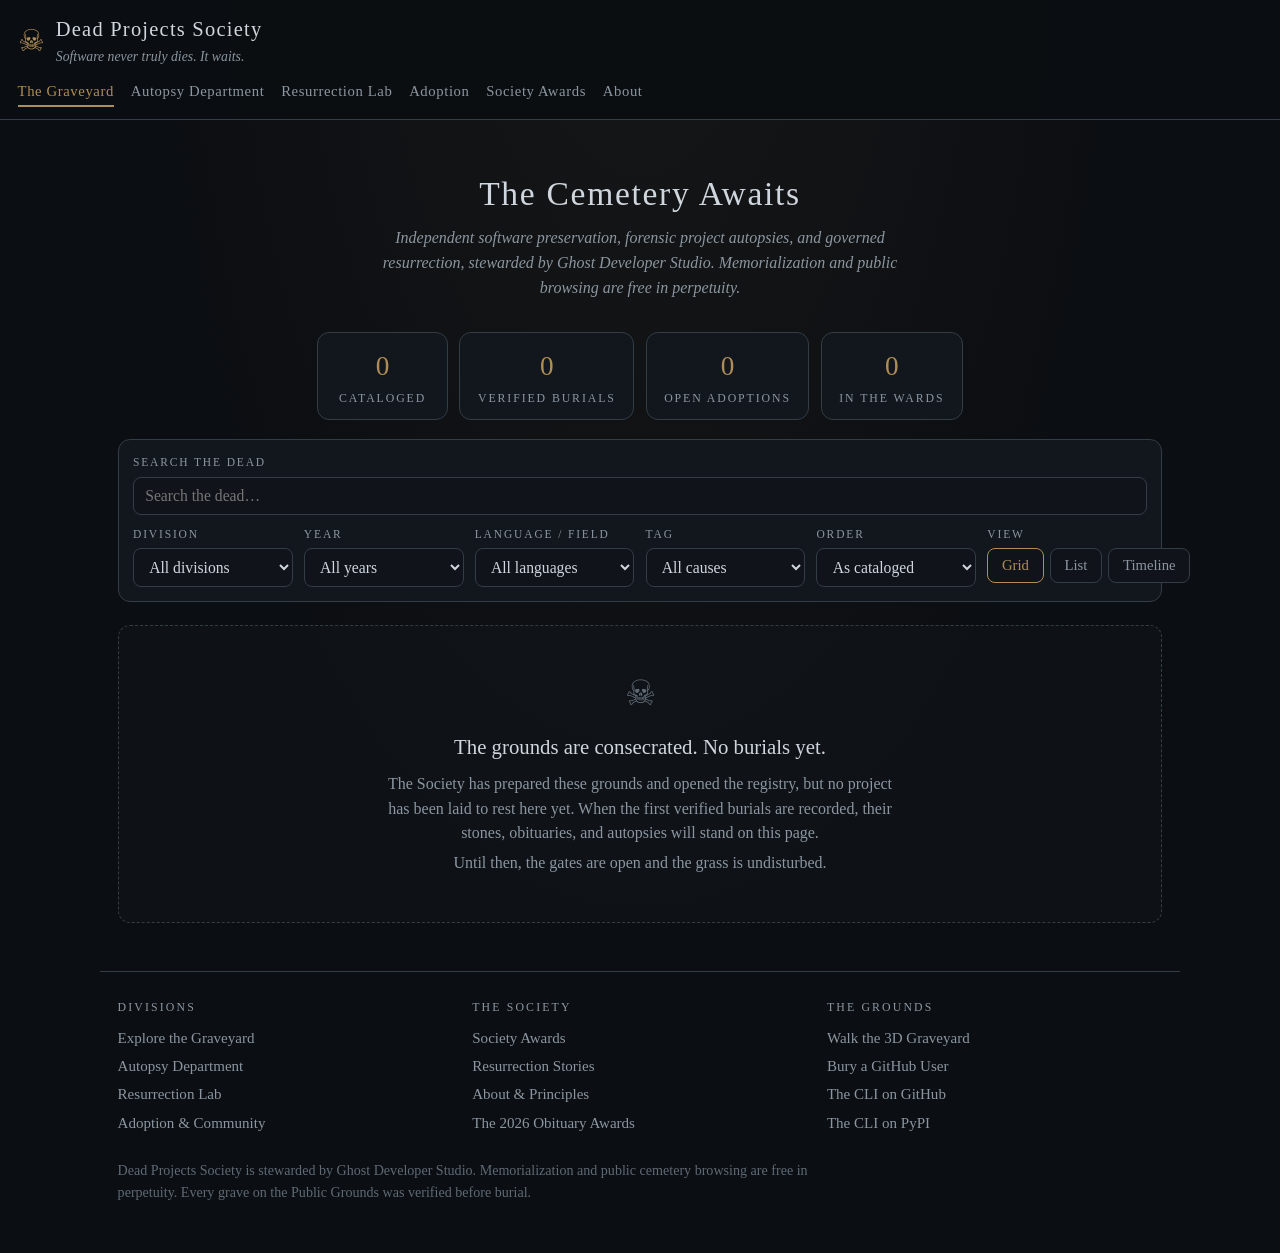
<file: site/index.html>
<!DOCTYPE html>
<html lang="en">
<head>
<meta charset="utf-8">
<meta name="viewport" content="width=device-width, initial-scale=1">
<title>Dead Projects Society — The Platform</title>
<meta name="description" content="Dead Projects Society: a cemetery for abandoned software. Memorials, forensic autopsies, adoptions and resurrections, stewarded by Ghost Developer Studio. Memorialization and public browsing are free in perpetuity.">
<meta property="og:title" content="Dead Projects Society">
<meta property="og:description" content="Software never truly dies. It waits. Walk the grounds, read the autopsies, adopt the dead.">
<meta property="og:type" content="website">
<meta property="og:url" content="https://littlestjames82-sys.github.io/dead-projects-society/">
<meta property="og:image" content="https://littlestjames82-sys.github.io/dead-projects-society/og.png">
<meta name="twitter:card" content="summary_large_image">
<meta name="twitter:image" content="https://littlestjames82-sys.github.io/dead-projects-society/og.png">
<link rel="icon" href="data:image/svg+xml,%3Csvg xmlns='http://www.w3.org/2000/svg' viewBox='0 0 100 100'%3E%3Cpath d='M20 95 V45 A30 30 0 0 1 80 45 V95 Z' fill='%236a737c'/%3E%3Ctext x='50' y='62' font-size='26' text-anchor='middle' fill='%23cfd6dd' font-family='Georgia'%3ERIP%3C/text%3E%3C/svg%3E">
<link rel="stylesheet" href="platform.css?v=1">
</head>
<body>
<header class="site-header">
  <a class="brand" href="#/">
    <span class="brand-mark" aria-hidden="true">&#9760;</span>
    <span class="brand-text">
      <span class="brand-name">Dead Projects Society</span>
      <span class="brand-tag">Software never truly dies. It waits.</span>
    </span>
  </a>
  <nav class="site-nav" aria-label="Society">
    <a href="#/" data-nav="home">The Graveyard</a>
    <a href="#/autopsy" data-nav="autopsy">Autopsy Department</a>
    <a href="#/lab" data-nav="lab">Resurrection Lab</a>
    <a href="#/adopt" data-nav="adopt">Adoption</a>
    <a href="#/awards" data-nav="awards">Society Awards</a>
    <a href="#/about" data-nav="about">About</a>
  </nav>
</header>

<main id="app" class="app" aria-live="polite">
  <p class="loading">Opening the gates&hellip;</p>
</main>

<footer class="site-footer">
  <div class="foot-cols">
    <div>
      <h4>Divisions</h4>
      <a href="#/">Explore the Graveyard</a>
      <a href="#/autopsy">Autopsy Department</a>
      <a href="#/lab">Resurrection Lab</a>
      <a href="#/adopt">Adoption &amp; Community</a>
    </div>
    <div>
      <h4>The Society</h4>
      <a href="#/awards">Society Awards</a>
      <a href="#/lab">Resurrection Stories</a>
      <a href="#/about">About &amp; Principles</a>
      <a href="awards.html">The 2026 Obituary Awards</a>
    </div>
    <div>
      <h4>The Grounds</h4>
      <a href="graveyard3d.html">Walk the 3D Graveyard</a>
      <a href="bury.html">Bury a GitHub User</a>
      <a href="https://github.com/littlestjames82-sys/dead-projects-society">The CLI on GitHub</a>
      <a href="https://pypi.org/project/dead-projects-society/">The CLI on PyPI</a>
    </div>
  </div>
  <p class="foot-note">Dead Projects Society is stewarded by Ghost Developer Studio.
  Memorialization and public cemetery browsing are free in perpetuity.
  Every grave on the Public Grounds was verified before burial.</p>
</footer>

<script src="platform.js?v=1"></script>
</body>
</html>
</file>
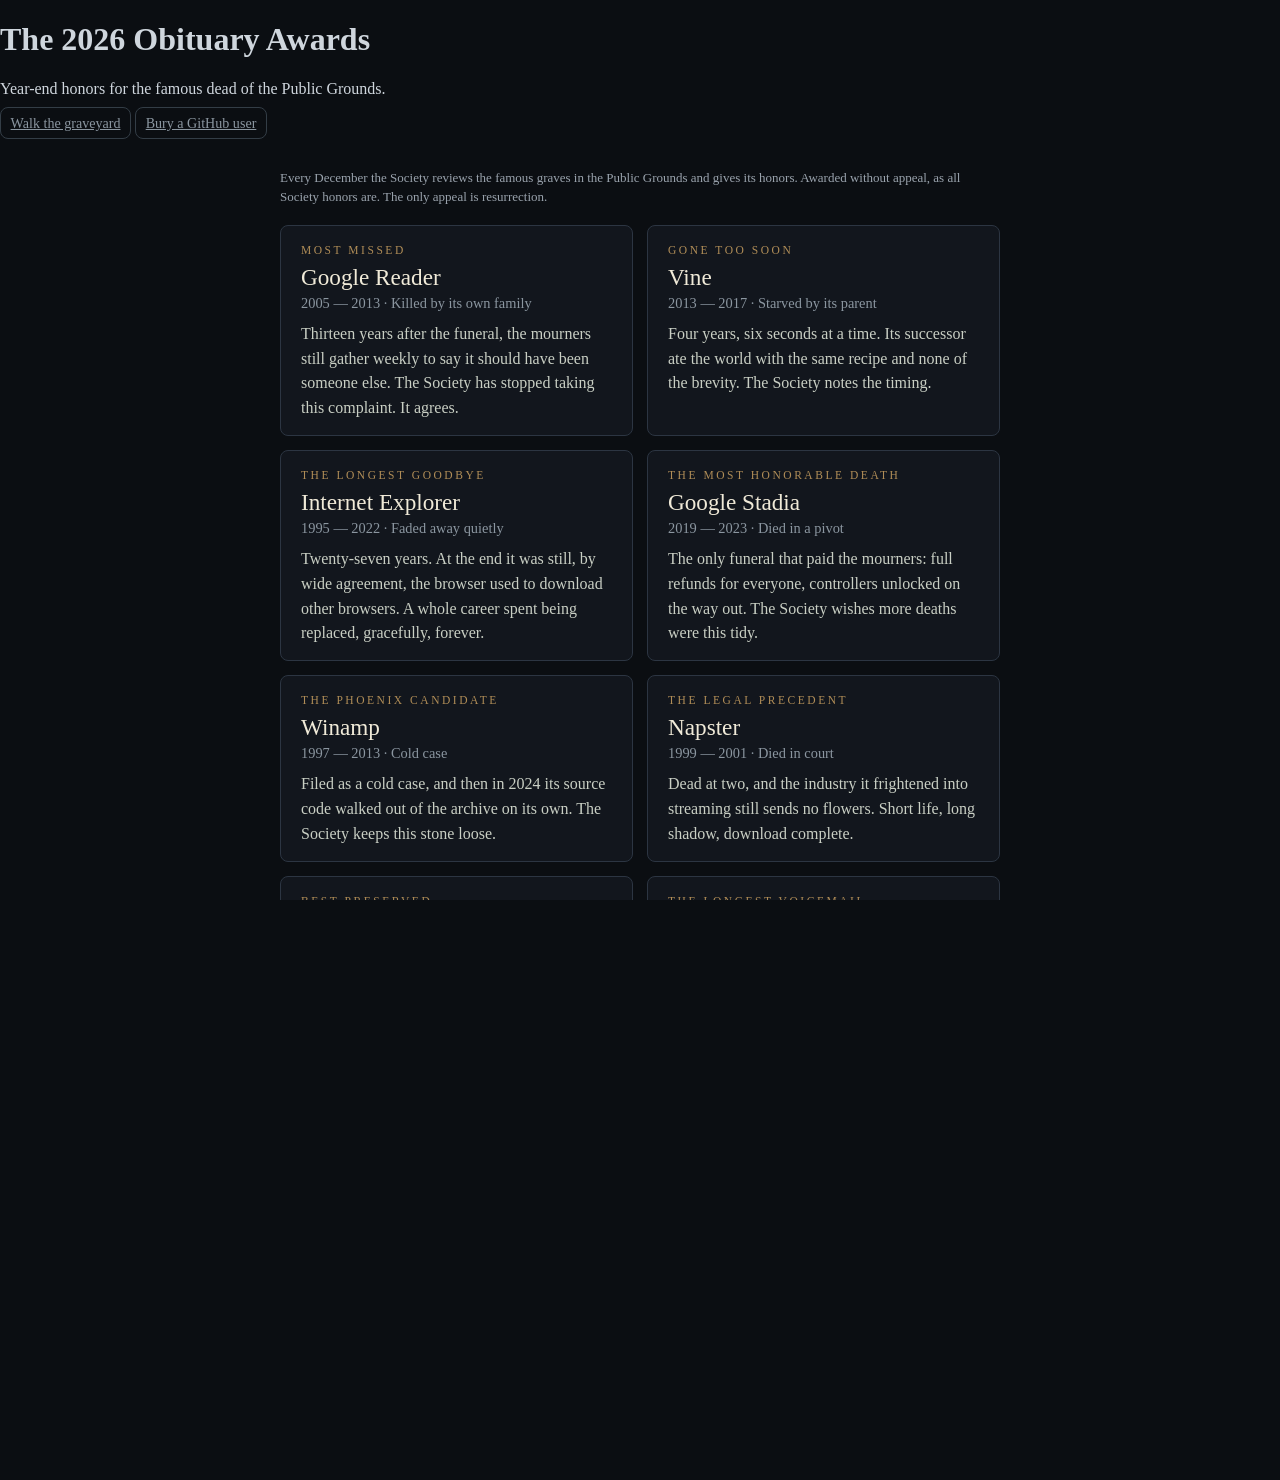
<file: site/awards.html>
<!DOCTYPE html>
<html lang="en">
<head>
<meta charset="utf-8">
<meta name="viewport" content="width=device-width, initial-scale=1">
<title>The 2026 Obituary Awards — Dead Projects Society</title>
<meta name="description" content="The Society's year-end honors for the famous dead: Most Missed, Gone Too Soon, the Longest Goodbye, and the Phoenix Candidate. Awarded without appeal.">
<meta property="og:title" content="The 2026 Obituary Awards — Dead Projects Society">
<meta property="og:description" content="Year-end honors for the famous dead of the Public Grounds. Awarded without appeal, appealable only by resurrection.">
<meta property="og:type" content="website">
<meta property="og:image" content="https://littlestjames82-sys.github.io/dead-projects-society/og.png">
<meta name="twitter:card" content="summary_large_image">
<meta name="twitter:image" content="https://littlestjames82-sys.github.io/dead-projects-society/og.png">
<link rel="icon" href="data:image/svg+xml,<svg xmlns='http://www.w3.org/2000/svg' viewBox='0 0 100 100'><text y='.9em' font-size='90'>🪦</text></svg>">
<link rel="stylesheet" href="style.css?v=26">
</head>
<body class="bury-page">
<header id="site-header">
  <div>
    <h1>The 2026 Obituary Awards</h1>
    <p class="tagline">Year-end honors for the famous dead of the Public Grounds.</p>
  </div>
  <div class="header-actions">
    <a class="tour-btn" href="./">Walk the graveyard</a>
    <a class="tour-btn" href="bury.html">Bury a GitHub user</a>
  </div>
</header>

<main class="bury-main">
  <p class="bury-note">Every December the Society reviews the famous graves in
  the Public Grounds and gives its honors. Awarded without appeal, as all
  Society honors are. The only appeal is resurrection.</p>

  <div class="awards-grid">
    <article class="award-card">
      <p class="award-title">Most Missed</p>
      <h2 class="award-name">Google Reader</h2>
      <p class="award-years">2005 — 2013 · Killed by its own family</p>
      <p class="award-cite">Thirteen years after the funeral, the mourners
      still gather weekly to say it should have been someone else. The
      Society has stopped taking this complaint. It agrees.</p>
    </article>

    <article class="award-card">
      <p class="award-title">Gone Too Soon</p>
      <h2 class="award-name">Vine</h2>
      <p class="award-years">2013 — 2017 · Starved by its parent</p>
      <p class="award-cite">Four years, six seconds at a time. Its successor
      ate the world with the same recipe and none of the brevity. The
      Society notes the timing.</p>
    </article>

    <article class="award-card">
      <p class="award-title">The Longest Goodbye</p>
      <h2 class="award-name">Internet Explorer</h2>
      <p class="award-years">1995 — 2022 · Faded away quietly</p>
      <p class="award-cite">Twenty-seven years. At the end it was still, by
      wide agreement, the browser used to download other browsers. A
      whole career spent being replaced, gracefully, forever.</p>
    </article>

    <article class="award-card">
      <p class="award-title">The Most Honorable Death</p>
      <h2 class="award-name">Google Stadia</h2>
      <p class="award-years">2019 — 2023 · Died in a pivot</p>
      <p class="award-cite">The only funeral that paid the mourners: full
      refunds for everyone, controllers unlocked on the way out. The
      Society wishes more deaths were this tidy.</p>
    </article>

    <article class="award-card">
      <p class="award-title">The Phoenix Candidate</p>
      <h2 class="award-name">Winamp</h2>
      <p class="award-years">1997 — 2013 · Cold case</p>
      <p class="award-cite">Filed as a cold case, and then in 2024 its
      source code walked out of the archive on its own. The Society
      keeps this stone loose.</p>
    </article>

    <article class="award-card">
      <p class="award-title">The Legal Precedent</p>
      <h2 class="award-name">Napster</h2>
      <p class="award-years">1999 — 2001 · Died in court</p>
      <p class="award-cite">Dead at two, and the industry it frightened
      into streaming still sends no flowers. Short life, long shadow,
      download complete.</p>
    </article>

    <article class="award-card">
      <p class="award-title">Best Preserved</p>
      <h2 class="award-name">GeoCities</h2>
      <p class="award-years">1994 — 2009 · Neighborhood demolished</p>
      <p class="award-cite">A million neighborhoods demolished, then
      rebuilt from memory by volunteer archivists. The
      under-construction signs turned out to be load-bearing.</p>
    </article>

    <article class="award-card">
      <p class="award-title">The Longest Voicemail</p>
      <h2 class="award-name">Skype</h2>
      <p class="award-years">2003 — 2025 · Died as it lived: one more call</p>
      <p class="award-cite">Twenty-two years of "can you hear me now,"
      before there was a meeting link for everything. The call has now
      ended. The Society has hung up, respectfully.</p>
    </article>
    <article class="award-card">
      <p class="award-title">Most Stars on the Stone</p>
      <h2 class="award-name">Atom</h2>
      <p class="award-years">2014 — 2022 · Killed by its own family</p>
      <p class="award-cite">Sixty thousand, six hundred and eighty-eight
      stars, and the lights still went out. The Repository Wing's
      largest stone, and the standing proof that an audience is not
      the same thing as a future.</p>
    </article>
    <article class="award-card">
      <p class="award-title">Buried Beside Its Parent</p>
      <h2 class="award-name">Nuclide</h2>
      <p class="award-years">2015 — 2018 · Killed by its own family</p>
      <p class="award-cite">Facebook built Nuclide on top of Atom, and
      the Society has laid them in neighboring rows of the same wing.
      The only grave here that was, in a sense, buried twice: once
      when it stopped, and once when its foundation did.</p>
    </article>
  </div>

  <p class="bury-note">All fifty-five famous graves, with their causes and
  last words, stand in the <a href="./">Public Grounds</a>. Your own grounds
  can be read by the Society's instrument:
  <a href="https://github.com/littlestjames82-sys/dead-projects-society">Dead
  Projects Society on GitHub</a> and on
  <a href="https://pypi.org/project/dead-projects-society/">PyPI</a>:
  <code>pip install dead-projects-society</code>. It reads git history
  only. Your code is never read.</p>
</main>

</body>
</html>
</file>
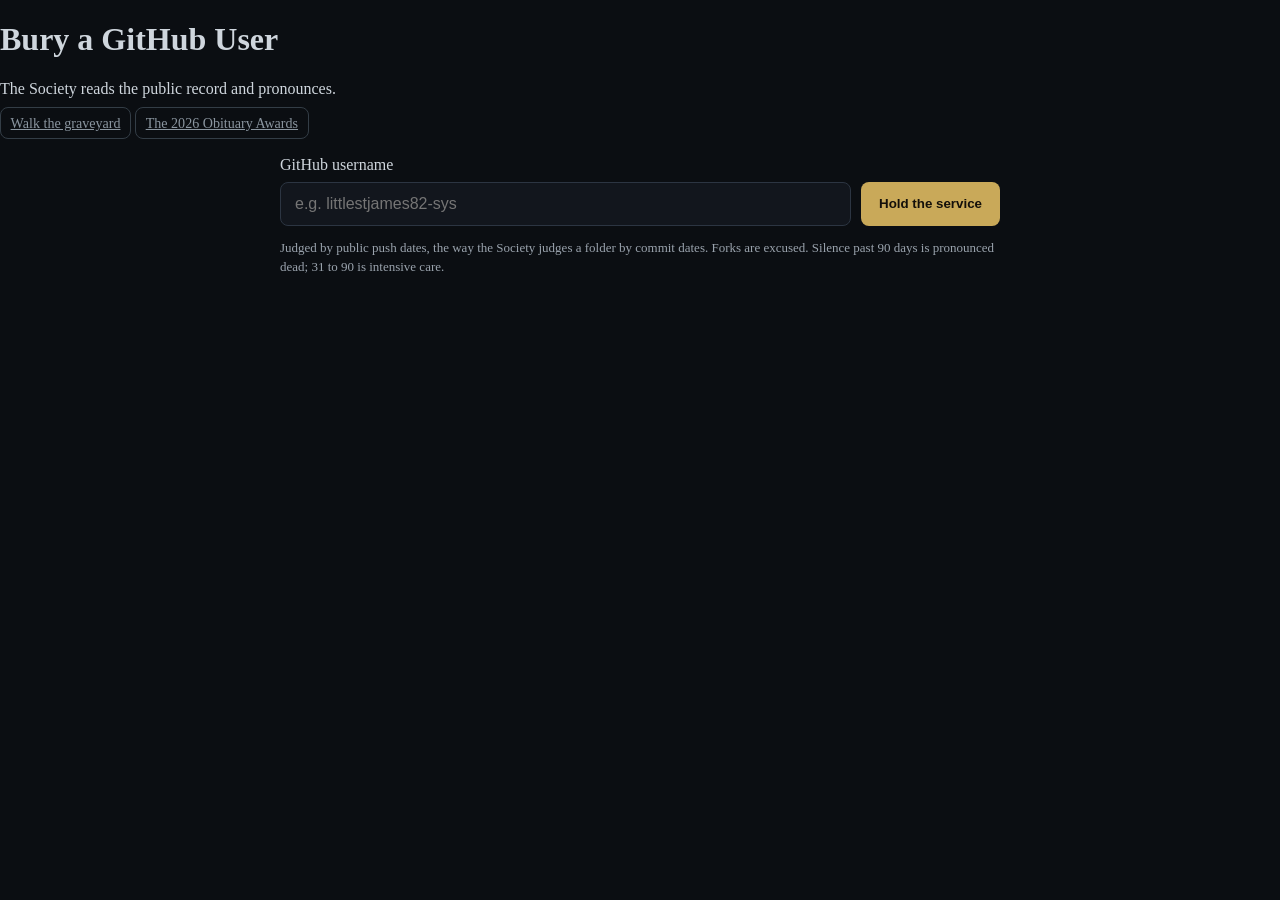
<file: site/bury.html>
<!DOCTYPE html>
<html lang="en">
<head>
<meta charset="utf-8">
<meta name="viewport" content="width=device-width, initial-scale=1">
<title>Bury a GitHub User — Dead Projects Society</title>
<meta name="description" content="Type any GitHub username. The Society reads the public record and pronounces on every repo: buried, in intensive care, or still breathing.">
<meta property="og:title" content="Bury a GitHub User — Dead Projects Society">
<meta property="og:description" content="Type any GitHub username. The Society pronounces on every repo: buried, in intensive care, or still breathing.">
<meta property="og:type" content="website">
<meta property="og:image" content="https://littlestjames82-sys.github.io/dead-projects-society/og.png">
<meta name="twitter:card" content="summary_large_image">
<meta name="twitter:image" content="https://littlestjames82-sys.github.io/dead-projects-society/og.png">
<link rel="icon" href="data:image/svg+xml,<svg xmlns='http://www.w3.org/2000/svg' viewBox='0 0 100 100'><text y='.9em' font-size='90'>🪦</text></svg>">
<link rel="stylesheet" href="style.css?v=26">
</head>
<body class="bury-page">
<header id="site-header">
  <div>
    <h1>Bury a GitHub User</h1>
    <p class="tagline">The Society reads the public record and pronounces.</p>
  </div>
  <div class="header-actions">
    <a class="tour-btn" href="./">Walk the graveyard</a>
    <a class="tour-btn" href="awards.html">The 2026 Obituary Awards</a>
  </div>
</header>

<main class="bury-main">
  <form id="bury-form">
    <label for="bury-input">GitHub username</label>
    <div class="bury-row">
      <input id="bury-input" type="text" placeholder="e.g. littlestjames82-sys"
        autocomplete="off" spellcheck="false">
      <button type="submit" id="bury-go">Hold the service</button>
    </div>
    <p class="bury-note">Judged by public push dates, the way the Society judges a
    folder by commit dates. Forks are excused. Silence past 90 days is pronounced
    dead; 31 to 90 is intensive care.</p>
  </form>

  <p id="bury-status" class="bury-status" hidden></p>

  <section id="bury-results" hidden>
    <h2 id="bury-headline"></h2>
    <p id="bury-summary" class="bury-summary"></p>
    <div id="bury-honors" class="bury-honors"></div>
    <h3 class="bury-h">The Buried</h3>
    <ul id="bury-dead" class="bury-list"></ul>
    <h3 class="bury-h">Intensive Care</h3>
    <ul id="bury-coma" class="bury-list"></ul>
    <h3 class="bury-h">Still Breathing</h3>
    <ul id="bury-alive" class="bury-list"></ul>
    <h3 class="bury-h">No Push Record</h3>
    <ul id="bury-unrecorded" class="bury-list"></ul>
    <div class="bury-actions">
      <button type="button" id="bury-copy">Copy the verdict</button>
      <button type="button" id="bury-card">Download verdict card</button>
      <span id="bury-copied" class="copied-note" hidden>Copied.</span>
    </div>
    <p class="bury-note">The full autopsy, with last words, causes of death and
    resurrection records, runs on your own machine:
    <a href="https://github.com/littlestjames82-sys/dead-projects-society">Dead
    Projects Society on GitHub</a>, and on
    <a href="https://pypi.org/project/dead-projects-society/">PyPI</a>:
    <code>pip install dead-projects-society</code>, or try it without
    installing with <code>uvx dead-projects-society</code>.</p>
  </section>
</main>

<script src="bury.js?v=18"></script>
</body>
</html>
</file>
<file: site/platform.css>
/* Dead Projects Society — platform theme.
   Dark cemetery palette shared with the Society's other grounds:
   ink on near-black, brass accents, Georgia serif throughout. */

:root {
  --bg: #0b0e12;
  --bg-soft: #10141a;
  --panel: #12161d;
  --panel-edge: #333d46;
  --ink: #cfd6dd;
  --ink-dim: #8b96a0;
  --ink-faint: #5f6a74;
  --accent: #b08d57;
  --accent-soft: rgba(176, 141, 87, 0.14);
  --good: #7fae7a;
  --radius: 12px;
}

* { box-sizing: border-box; }

html { scroll-behavior: smooth; }

body {
  margin: 0;
  background:
    radial-gradient(ellipse at 50% -10%, rgba(176, 141, 87, 0.07), transparent 55%),
    var(--bg);
  color: var(--ink);
  font-family: Georgia, "Times New Roman", serif;
  line-height: 1.55;
}

a { color: var(--accent); text-decoration: none; }
a:hover { text-decoration: underline; }

/* ---------- header ---------- */

.site-header {
  border-bottom: 1px solid var(--panel-edge);
  background: rgba(11, 14, 18, 0.94);
  padding: 0.9rem 1.1rem 0.7rem;
  position: sticky;
  top: 0;
  z-index: 20;
  backdrop-filter: blur(6px);
}

.brand {
  display: flex;
  align-items: center;
  gap: 0.7rem;
  color: var(--ink);
}
.brand:hover { text-decoration: none; }
.brand-mark { font-size: 1.9rem; color: var(--accent); line-height: 1; }
.brand-name {
  display: block;
  font-size: 1.28rem;
  letter-spacing: 0.06em;
}
.brand-tag {
  display: block;
  font-style: italic;
  color: var(--ink-dim);
  font-size: 0.86rem;
}

.site-nav {
  display: flex;
  flex-wrap: wrap;
  gap: 0.35rem 1.05rem;
  margin-top: 0.65rem;
}
.site-nav a {
  color: var(--ink-dim);
  font-size: 0.92rem;
  letter-spacing: 0.04em;
  padding: 0.15rem 0;
  border-bottom: 2px solid transparent;
}
.site-nav a:hover { color: var(--ink); text-decoration: none; }
.site-nav a.active { color: var(--accent); border-bottom-color: var(--accent); }

/* ---------- layout ---------- */

.app {
  max-width: 1080px;
  margin: 0 auto;
  padding: 1.4rem 1.1rem 3rem;
  min-height: 55vh;
}

.loading { color: var(--ink-faint); font-style: italic; }

.hero { text-align: center; padding: 1.6rem 0 0.6rem; }
.hero h1 {
  font-size: 2.1rem;
  font-weight: normal;
  letter-spacing: 0.05em;
  margin: 0 0 0.4rem;
}
.hero p { color: var(--ink-dim); font-style: italic; margin: 0 auto; max-width: 34rem; }

.counts {
  display: flex;
  flex-wrap: wrap;
  gap: 0.7rem;
  justify-content: center;
  margin: 1.4rem 0 0.4rem;
}
.count-card {
  background: var(--panel);
  border: 1px solid var(--panel-edge);
  border-radius: var(--radius);
  padding: 0.7rem 1.1rem;
  min-width: 8.2rem;
  text-align: center;
}
.count-num { display: block; font-size: 1.7rem; color: var(--accent); }
.count-label {
  display: block;
  font-size: 0.74rem;
  letter-spacing: 0.16em;
  text-transform: uppercase;
  color: var(--ink-dim);
  margin-top: 0.15rem;
}

/* ---------- controls ---------- */

.controls {
  background: var(--panel);
  border: 1px solid var(--panel-edge);
  border-radius: var(--radius);
  padding: 0.9rem;
  margin: 1.2rem 0 1.4rem;
  display: grid;
  gap: 0.7rem;
}
.controls input[type="search"],
.controls select {
  width: 100%;
  background: var(--bg-soft);
  border: 1px solid var(--panel-edge);
  border-radius: 8px;
  color: var(--ink);
  font-family: inherit;
  font-size: 0.98rem;
  padding: 0.55rem 0.7rem;
}
.controls label {
  display: block;
  font-size: 0.72rem;
  letter-spacing: 0.16em;
  text-transform: uppercase;
  color: var(--ink-dim);
  margin-bottom: 0.3rem;
}
.filter-row {
  display: grid;
  grid-template-columns: repeat(auto-fit, minmax(140px, 1fr));
  gap: 0.7rem;
}
.view-toggle { display: flex; gap: 0.4rem; }
.view-toggle button,
.btn {
  background: var(--bg-soft);
  border: 1px solid var(--panel-edge);
  color: var(--ink-dim);
  border-radius: 8px;
  font-family: inherit;
  font-size: 0.92rem;
  padding: 0.5rem 0.85rem;
  cursor: pointer;
}
.view-toggle button.active,
.btn:hover { color: var(--accent); border-color: var(--accent); }
.btn.primary { background: var(--accent-soft); color: var(--accent); border-color: var(--accent); }

/* ---------- graveyard views ---------- */

.grid {
  display: grid;
  grid-template-columns: repeat(auto-fill, minmax(230px, 1fr));
  gap: 1rem;
}

.stone {
  background: linear-gradient(180deg, #171c24, var(--panel));
  border: 1px solid var(--panel-edge);
  border-radius: 120px 120px var(--radius) var(--radius);
  padding: 2rem 1.1rem 1.1rem;
  text-align: center;
  color: var(--ink);
  display: block;
}
.stone:hover { border-color: var(--accent); text-decoration: none; }
.stone .stone-name { font-size: 1.12rem; letter-spacing: 0.03em; }
.stone .stone-years { color: var(--accent); font-size: 0.9rem; margin-top: 0.2rem; }
.stone .stone-epitaph { font-style: italic; color: var(--ink-dim); font-size: 0.9rem; margin-top: 0.55rem; }
.stone .stone-meta { color: var(--ink-faint); font-size: 0.8rem; margin-top: 0.6rem; }
.stone .badge { margin-top: 0.55rem; }

.badge {
  display: inline-block;
  font-size: 0.7rem;
  letter-spacing: 0.12em;
  text-transform: uppercase;
  border: 1px solid var(--panel-edge);
  border-radius: 999px;
  padding: 0.14rem 0.55rem;
  color: var(--ink-dim);
}
.badge.adopt { color: var(--good); border-color: var(--good); }
.badge.ward { color: var(--accent); border-color: var(--accent); }

.list-table { width: 100%; border-collapse: collapse; font-size: 0.95rem; }
.list-table th, .list-table td {
  text-align: left;
  padding: 0.55rem 0.6rem;
  border-bottom: 1px solid var(--panel-edge);
}
.list-table th {
  color: var(--ink-dim);
  font-size: 0.72rem;
  letter-spacing: 0.16em;
  text-transform: uppercase;
  font-weight: normal;
}
.list-table tr:hover td { background: var(--bg-soft); }

.timeline { border-left: 2px solid var(--panel-edge); margin-left: 0.5rem; padding-left: 1.2rem; }
.timeline-year { color: var(--accent); font-size: 1.25rem; margin: 1.4rem 0 0.5rem; }
.timeline-item { position: relative; padding: 0.35rem 0; }
.timeline-item::before {
  content: "";
  position: absolute;
  left: -1.2rem;
  top: 0.95rem;
  width: 9px; height: 9px;
  margin-left: -5px;
  border-radius: 50%;
  background: var(--accent);
}
.timeline-item .t-name { font-size: 1.02rem; }
.timeline-item .t-meta { color: var(--ink-faint); font-size: 0.85rem; }

/* ---------- empty states ---------- */

.empty {
  border: 1px dashed var(--panel-edge);
  border-radius: var(--radius);
  padding: 2.6rem 1.4rem;
  text-align: center;
  color: var(--ink-dim);
  background: rgba(18, 22, 29, 0.5);
}
.empty .empty-mark { font-size: 2.2rem; color: var(--ink-faint); display: block; margin-bottom: 0.6rem; }
.empty h2 { color: var(--ink); font-weight: normal; margin: 0 0 0.5rem; font-size: 1.3rem; }
.empty p { margin: 0.3rem auto; max-width: 32rem; }

/* ---------- sections & detail ---------- */

.section-title {
  font-size: 1.45rem;
  font-weight: normal;
  letter-spacing: 0.04em;
  margin: 0 0 0.4rem;
}
.section-sub { color: var(--ink-dim); font-style: italic; margin: 0 0 1.2rem; max-width: 40rem; }

.panel {
  background: var(--panel);
  border: 1px solid var(--panel-edge);
  border-radius: var(--radius);
  padding: 1.1rem 1.2rem;
  margin-bottom: 1.1rem;
}
.panel h3 {
  margin: 0 0 0.6rem;
  font-weight: normal;
  color: var(--accent);
  letter-spacing: 0.08em;
  font-size: 1.02rem;
  text-transform: uppercase;
}
.panel p { margin: 0.45rem 0; }

.facts { display: grid; grid-template-columns: repeat(auto-fit, minmax(150px, 1fr)); gap: 0.7rem 1.2rem; }
.fact .fact-label { font-size: 0.7rem; letter-spacing: 0.16em; text-transform: uppercase; color: var(--ink-faint); }
.fact .fact-value { font-size: 1.05rem; margin-top: 0.15rem; }

.obituary { font-size: 1.06rem; }
.epitaph-big { font-style: italic; color: var(--ink-dim); font-size: 1.1rem; }

.spark { display: flex; align-items: flex-end; gap: 2px; height: 64px; margin-top: 0.6rem; }
.spark span { flex: 1; background: var(--accent); opacity: 0.75; min-height: 2px; border-radius: 2px 2px 0 0; }
.spark-caption { color: var(--ink-faint); font-size: 0.82rem; margin-top: 0.35rem; }

.cert-wrap { text-align: center; }
.cert-wrap svg { max-width: 100%; height: auto; }
.export-row { display: flex; flex-wrap: wrap; gap: 0.5rem; margin-top: 0.8rem; }

.trail { list-style: none; margin: 0; padding: 0; }
.trail li { padding: 0.45rem 0 0.45rem 1.1rem; border-left: 2px solid var(--panel-edge); position: relative; }
.trail li::before {
  content: ""; position: absolute; left: -5px; top: 1rem;
  width: 8px; height: 8px; border-radius: 50%; background: var(--accent);
}
.trail .trail-when { color: var(--accent); }
.trail .trail-what { color: var(--ink-dim); }

.award { margin-bottom: 0.9rem; }
.award .award-title { color: var(--accent); font-size: 1.05rem; }
.award .award-detail { color: var(--ink-dim); }
.method-note { color: var(--ink-faint); font-size: 0.88rem; font-style: italic; }

/* ---------- footer ---------- */

.site-footer {
  border-top: 1px solid var(--panel-edge);
  padding: 1.6rem 1.1rem 2.2rem;
  max-width: 1080px;
  margin: 0 auto;
}
.foot-cols { display: grid; grid-template-columns: repeat(auto-fit, minmax(170px, 1fr)); gap: 1.2rem; }
.site-footer h4 {
  color: var(--ink-dim);
  font-size: 0.74rem;
  letter-spacing: 0.18em;
  text-transform: uppercase;
  font-weight: normal;
  margin: 0 0 0.5rem;
}
.site-footer a { display: block; color: var(--ink-dim); padding: 0.16rem 0; font-size: 0.94rem; }
.site-footer a:hover { color: var(--accent); }
.foot-note { color: var(--ink-faint); font-size: 0.88rem; margin-top: 1.4rem; max-width: 44rem; }

@media (max-width: 560px) {
  .hero h1 { font-size: 1.6rem; }
  .brand-name { font-size: 1.08rem; }
  .app { padding: 1rem 0.8rem 2.4rem; }
  .grid { grid-template-columns: repeat(auto-fill, minmax(160px, 1fr)); }
  .stone { padding-top: 1.5rem; }
}
</file>
<file: site/style.css>
/* Dead Projects Society — dark UI + panel styling */

:root {
  --ink: #cfd6dd;
  --ink-dim: #8b96a0;
  --ink-faint: #5f6a74;
  --accent: #b08d57;
  --panel-bg: rgba(18, 22, 27, 0.92);
  --panel-edge: #333d46;
}

* { box-sizing: border-box; }

html, body {
  margin: 0;
  height: 100%;
  overflow: hidden;
  background: #0b0e12;
  color: var(--ink);
  font-family: Georgia, "Times New Roman", serif;
}

#scene-container {
  position: fixed;
  inset: 0;
}

#scene-container canvas {
  display: block;
}

.vignette {
  position: fixed;
  inset: 0;
  pointer-events: none;
  z-index: 2;
  background: radial-gradient(ellipse at center, transparent 55%, rgba(0, 0, 0, 0.5) 100%);
}

/* ---------- registry ---------- */

.registry {
  position: fixed;
  top: 50%;
  left: 1.4rem;
  transform: translateY(-50%);
  width: 218px;
  max-height: calc(100vh - 6rem);
  overflow-y: auto;
  background: var(--panel-bg);
  border: 1px solid var(--panel-edge);
  border-radius: 12px;
  padding: 1rem 1rem 1.1rem;
  z-index: 9;
  backdrop-filter: blur(6px);
}

.registry-title {
  letter-spacing: 0.24em;
  font-size: 0.75rem;
  color: var(--ink-dim);
  text-transform: uppercase;
  margin-bottom: 0.7rem;
}

.registry-search {
  width: 100%;
  margin-bottom: 0.7rem;
  background: rgba(255, 255, 255, 0.04);
  border: 1px solid var(--panel-edge);
  border-radius: 8px;
  color: var(--ink);
  font-family: inherit;
  font-size: 0.88rem;
  padding: 0.4rem 0.6rem;
}

.registry-search::placeholder { color: var(--ink-faint); font-style: italic; }
.registry-search:focus { outline: 1px solid var(--accent); }

.section-title {
  margin-top: 0.1rem;
  margin-bottom: 0.45rem;
  font-size: 0.68rem;
}

.cause-filters {
  display: flex;
  flex-wrap: wrap;
  gap: 0.35rem;
  margin-bottom: 0.8rem;
}

.sort-label { display: block; color: #8b96a0; font-size: .85rem;
  margin: .45rem 0 .2rem; }
.sort-label select { background: #141a20; color: #dfe6ec;
  border: 1px solid #333d46; border-radius: 6px; padding: .25rem .4rem;
  margin-left: .4rem; }
.filter-chip {
  border: 1px solid var(--panel-edge);
  background: none;
  color: var(--ink-dim);
  border-radius: 999px;
  padding: 0.14rem 0.6rem;
  font-size: 0.75rem;
  font-family: inherit;
  cursor: pointer;
}

.filter-chip.active {
  border-color: var(--accent);
  color: var(--accent);
}

.registry-list {
  list-style: none;
  margin: 0 0 0.9rem;
  padding: 0;
}

.registry-list button {
  display: block;
  width: 100%;
  text-align: left;
  background: none;
  border: none;
  border-left: 2px solid transparent;
  color: var(--ink);
  font-family: inherit;
  font-size: 0.92rem;
  padding: 0.34rem 0.5rem;
  cursor: pointer;
  word-break: break-word;
}

.registry-list button:hover { background: rgba(255, 255, 255, 0.04); }

.registry-list button.selected {
  border-left-color: var(--accent);
  color: #fff;
}

.registry-list .reg-years {
  display: block;
  color: var(--ink-faint);
  font-size: 0.76rem;
}

#honors { margin-top: 1.1rem; }

.honor-detail {
  display: block;
  color: var(--ink-faint);
  font-size: 0.78rem;
  margin-top: 0.1rem;
}

.honor-title { color: var(--accent); }

.random-grave {
  width: 100%;
  background: none;
  border: 1px solid var(--accent);
  color: var(--accent);
  border-radius: 8px;
  padding: 0.45rem 0.6rem;
  font-family: inherit;
  font-size: 0.88rem;
  cursor: pointer;
}

.random-grave:hover { background: rgba(176, 141, 87, 0.12); }

.tour-btn {
  width: 100%;
  margin-top: 0.45rem;
  background: none;
  border: 1px solid var(--panel-edge);
  color: var(--ink-dim);
  border-radius: 8px;
  padding: 0.45rem 0.6rem;
  font-family: inherit;
  font-size: 0.88rem;
  cursor: pointer;
}

.tour-btn:hover { color: #fff; }
.tour-btn.active { border-color: var(--accent); color: var(--accent); }

.panel-nav {
  display: flex;
  justify-content: space-between;
  gap: 0.5rem;
  margin-top: 0.9rem;
}

.nav-btn {
  background: none;
  border: none;
  color: var(--ink-dim);
  font-family: inherit;
  font-size: 0.85rem;
  cursor: pointer;
  padding: 0.2rem 0.1rem;
}

.nav-btn:hover { color: #fff; }

/* ---------- masthead ---------- */

.masthead {
  position: fixed;
  top: 1.4rem;
  left: 0;
  right: 0;
  text-align: center;
  pointer-events: none;
  z-index: 5;
  text-shadow: 0 2px 14px rgba(0, 0, 0, 0.9);
}

.masthead h1 {
  margin: 0;
  font-weight: normal;
  letter-spacing: 0.22em;
  font-size: clamp(1.2rem, 3.4vw, 2rem);
  color: #e8edf1;
}

.masthead .tagline {
  margin: 0.3rem 0 0;
  font-style: italic;
  color: var(--ink-dim);
  font-size: clamp(0.8rem, 2vw, 0.95rem);
}

.masthead .stats {
  margin: 0.55rem 0 0;
  color: var(--ink);
  font-size: clamp(0.82rem, 2vw, 0.98rem);
  letter-spacing: 0.04em;
}

/* ---------- hint + colophon ---------- */

.hint {
  position: fixed;
  bottom: 2.6rem;
  left: 0;
  right: 0;
  text-align: center;
  color: var(--ink-dim);
  font-size: 0.85rem;
  font-style: italic;
  pointer-events: none;
  z-index: 5;
  text-shadow: 0 1px 8px rgba(0, 0, 0, 0.9);
  transition: opacity 1.2s ease;
}

.hint.faded { opacity: 0.35; }

.colophon {
  position: fixed;
  bottom: 0.8rem;
  left: 0;
  right: 0;
  text-align: center;
  color: var(--ink-faint);
  font-size: 0.78rem;
  z-index: 5;
  pointer-events: none;
}

.colophon a {
  color: var(--ink-dim);
  pointer-events: auto;
}

/* ---------- tombstone panel ---------- */

.panel {
  position: fixed;
  top: 50%;
  right: 1.4rem;
  transform: translateY(-50%);
  width: min(340px, calc(100vw - 2.8rem));
  max-height: calc(100vh - 4rem);
  overflow-y: auto;
  background: var(--panel-bg);
  border: 1px solid var(--panel-edge);
  border-radius: 90px 90px 12px 12px;
  padding: 2.6rem 1.6rem 1.6rem;
  text-align: center;
  z-index: 10;
  box-shadow: 0 18px 50px rgba(0, 0, 0, 0.65);
  backdrop-filter: blur(6px);
}

.panel-close {
  position: absolute;
  top: 1.5rem;
  right: 1.1rem;
  background: none;
  border: none;
  color: var(--ink-dim);
  font-size: 1.5rem;
  line-height: 1;
  cursor: pointer;
  padding: 0.2rem 0.45rem;
}

.panel-close:hover { color: #fff; }

.panel-rip {
  color: var(--ink-dim);
  letter-spacing: 0.4em;
  font-size: 0.78rem;
  margin-bottom: 0.4rem;
}

.panel h2 {
  margin: 0 0 0.25rem;
  font-weight: normal;
  font-size: 1.45rem;
  color: #eef2f5;
  word-break: break-word;
}

.panel-years {
  color: var(--ink-dim);
  font-size: 0.95rem;
  margin-bottom: 0.8rem;
}

.cause-tag {
  display: inline-block;
  border: 1px solid var(--accent);
  color: var(--accent);
  border-radius: 999px;
  padding: 0.18rem 0.75rem;
  font-size: 0.82rem;
  letter-spacing: 0.05em;
  margin-bottom: 1rem;
}

.panel-epitaph {
  margin: 0 0 0.9rem;
  font-style: italic;
  font-size: 1.05rem;
  color: #dde4ea;
  quotes: "\201C" "\201D";
}

.panel-epitaph::before { content: open-quote; }
.panel-epitaph::after { content: close-quote; }

.panel-description {
  color: var(--ink);
  font-size: 0.94rem;
  line-height: 1.55;
  margin: 0 0 1rem;
}

#panel-autopsy {
  text-align: left;
  margin-bottom: 0.6rem;
}

.autopsy-momentum {
  color: var(--ink);
  font-size: 0.92rem;
  line-height: 1.5;
  margin: 0 0 0.5rem;
}

.autopsy-findings {
  color: var(--ink-dim);
  font-size: 0.88rem;
  line-height: 1.5;
  margin: 0 0 0.5rem 1.1rem;
  padding: 0;
}

.autopsy-revival {
  color: #b08d57;
  font-size: 0.9rem;
  font-style: italic;
  margin: 0 0 0.6rem;
}

.tech-row {
  display: flex;
  flex-wrap: wrap;
  gap: 0.4rem;
  justify-content: center;
  margin-bottom: 1rem;
}

.tech-chip {
  border: 1px solid var(--panel-edge);
  border-radius: 999px;
  padding: 0.12rem 0.6rem;
  font-size: 0.78rem;
  color: var(--ink-dim);
  background: rgba(255, 255, 255, 0.03);
}

.remains-link {
  color: var(--accent);
  text-decoration: none;
  font-size: 0.95rem;
}

.remains-link:hover { text-decoration: underline; }

.panel-silent {
  color: var(--ink-faint);
  font-size: 0.85rem;
  font-style: italic;
  margin: -0.4rem 0 0.8rem;
}

.share-btn {
  margin-top: 0.9rem;
  background: none;
  border: 1px solid var(--panel-edge);
  color: var(--ink-dim);
  border-radius: 999px;
  padding: 0.3rem 0.9rem;
  font-family: inherit;
  font-size: 0.85rem;
  cursor: pointer;
}

.share-btn:hover { color: #fff; border-color: var(--ink-dim); }

/* ---------- hover tooltip ---------- */

.tooltip {
  position: fixed;
  z-index: 8;
  pointer-events: none;
  background: rgba(10, 13, 16, 0.88);
  border: 1px solid var(--panel-edge);
  border-radius: 6px;
  color: var(--ink);
  font-size: 0.82rem;
  padding: 0.22rem 0.55rem;
  transform: translate(14px, 14px);
  white-space: nowrap;
}

/* ---------- fallback ---------- */

.fallback {
  position: fixed;
  inset: auto 1rem 4rem 1rem;
  max-width: 560px;
  margin: 0 auto;
  background: var(--panel-bg);
  border: 1px solid var(--panel-edge);
  border-radius: 12px;
  padding: 1.4rem 1.6rem;
  text-align: center;
  z-index: 20;
}

.fallback a { color: var(--accent); }

/* ---------- small screens: panel becomes a bottom sheet ---------- */

@media (max-width: 640px) {
  .panel {
    top: auto;
    bottom: 0.8rem;
    right: 0.7rem;
    left: 0.7rem;
    width: auto;
    transform: none;
    border-radius: 40px 40px 12px 12px;
    padding-top: 2rem;
    max-height: 55vh;
  }

  .masthead .stats {
    font-size: 0.78rem;
    padding: 0 0.8rem;
    line-height: 1.45;
  }

  .hint { bottom: auto; top: 10.5rem; font-size: 0.78rem; padding: 0 1rem; }

  .registry {
    top: auto;
    bottom: 0.8rem;
    left: 0.7rem;
    transform: none;
    width: 168px;
    max-height: 38vh;
    padding: 0.7rem;
  }
}

/* ---------- Bury a GitHub user ---------- */
.bury-main { max-width: 760px; margin: 0 auto; padding: 24px 20px 60px; }
.bury-row { display: flex; gap: 10px; margin-top: 8px; }
#bury-input { flex: 1; background: #12161d; border: 1px solid #2c3542;
  border-radius: 8px; color: #e8e4da; padding: 12px 14px; font-size: 16px; }
#bury-go { background: #c9a959; color: #14100a; border: 0; border-radius: 8px;
  padding: 12px 18px; font-weight: 700; cursor: pointer; }
.bury-note { color: #9aa3ad; font-size: 13px; margin-top: 12px; line-height: 1.5; }
.bury-note a { color: #c9a959; }
.bury-status { color: #e8e4da; margin-top: 20px; }
.bury-summary { color: #c9cdd4; font-size: 17px; }
.bury-h { color: #c9a959; margin: 26px 0 8px; font-size: 15px;
  letter-spacing: 0.08em; text-transform: uppercase; }
.bury-list { list-style: none; margin: 0; padding: 0; }
.bury-list li { padding: 7px 0; border-bottom: 1px solid #1d232d;
  display: flex; flex-wrap: wrap; gap: 6px 12px; align-items: baseline; }
.bury-list a { color: #e8e4da; font-weight: 600; text-decoration: none; }
.bury-list a:hover { color: #c9a959; }
.bury-meta { color: #9aa3ad; font-size: 13px; }
.bury-none { color: #9aa3ad; }
.bury-honors { display: flex; flex-wrap: wrap; gap: 10px; margin: 16px 0 4px; }
.bury-honor { background: #12161d; border: 1px solid #2c3542; border-radius: 8px;
  padding: 10px 14px; display: flex; flex-direction: column; gap: 2px; }
.bury-honor-title { color: #c9a959; font-size: 11px; letter-spacing: 0.1em;
  text-transform: uppercase; }
.bury-honor-name { font-weight: 700; }
.bury-honor-detail { color: #9aa3ad; font-size: 13px; }
.bury-actions { margin-top: 24px; display: flex; gap: 12px; align-items: center; }
#bury-copy { background: #1a212c; color: #e8e4da; border: 1px solid #2c3542;
  border-radius: 8px; padding: 10px 16px; cursor: pointer; }

/* The Obituary Awards */
.awards-grid { display: grid; grid-template-columns: repeat(auto-fill,
  minmax(300px, 1fr)); gap: 14px; margin: 18px 0 8px; }
.award-card { background: #12161d; border: 1px solid #2c3542;
  border-radius: 8px; padding: 18px 20px 14px; }
.award-title { letter-spacing: .22em; font-size: .72rem; color: #b08d57;
  text-transform: uppercase; margin: 0 0 8px; }
.award-name { margin: 0 0 4px; font-size: 1.45rem; color: #f0ead8;
  font-weight: normal; }
.award-years { margin: 0 0 10px; color: #8b96a0; font-size: .9rem; }
.award-cite { margin: 0; color: #c9cfc4; line-height: 1.55; }

.on-this-day {
  font-style: italic;
  color: #b08d57;
  font-size: 0.85rem;
  padding: 2px 2px 8px;
  line-height: 1.45;
}

.install-box { margin-top: 12px; border: 1px solid #333d46; padding: 10px 12px; }
.install-title { margin: 0 0 8px; color: #b08d57; font-size: 13px; letter-spacing: 1px; text-transform: uppercase; }
.install-cmd { display: block; background: #0b0e12; border: 1px solid #232a31; color: #7fe7ff; padding: 8px 10px; font-size: 13px; margin-bottom: 8px; overflow-x: auto; white-space: nowrap; }
.install-link { display: block; text-align: center; margin-top: 8px; color: #8b96a0; font-size: 13px; }

.survey-line { color: #77828d; font-size: 12px; margin: 2px 0 8px; font-style: italic; }

.grounds-note { color: #77828d; font-size: 12px; margin: 2px 0 8px; font-style: italic; }
</file>
